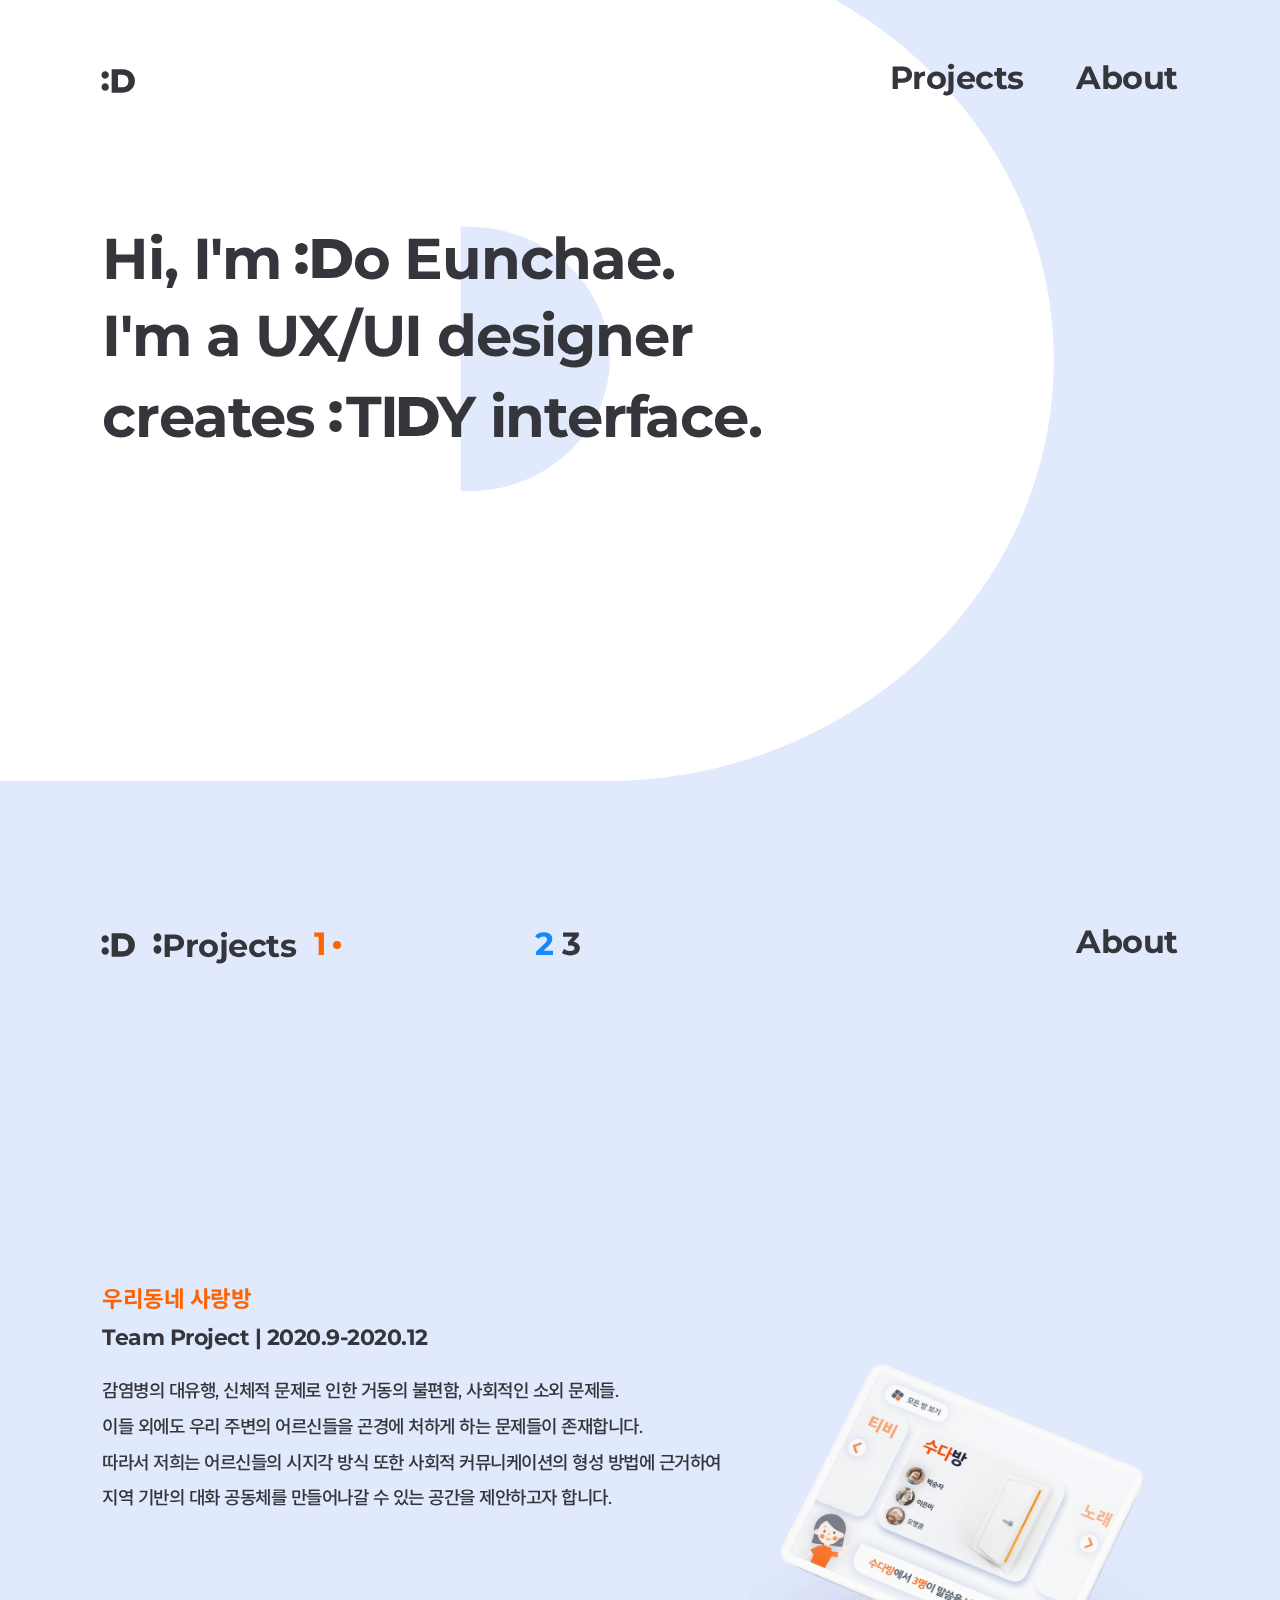
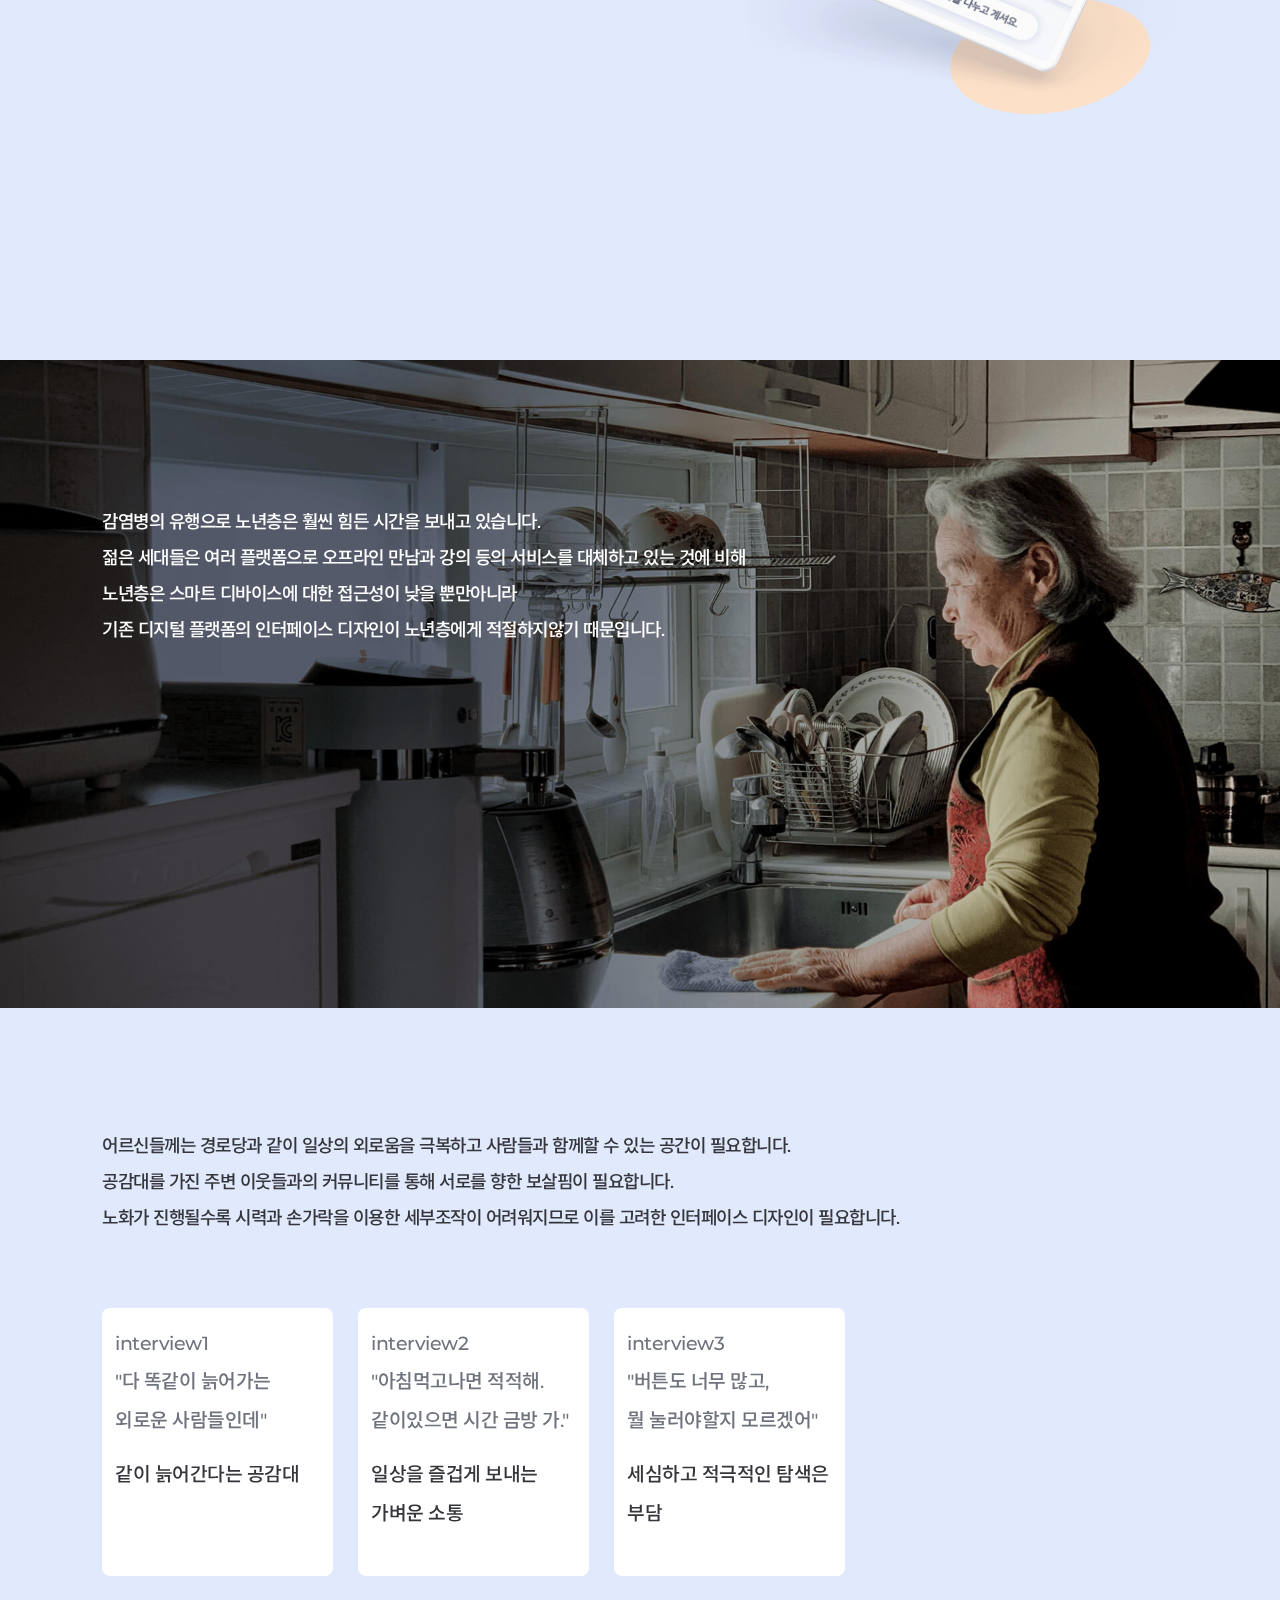
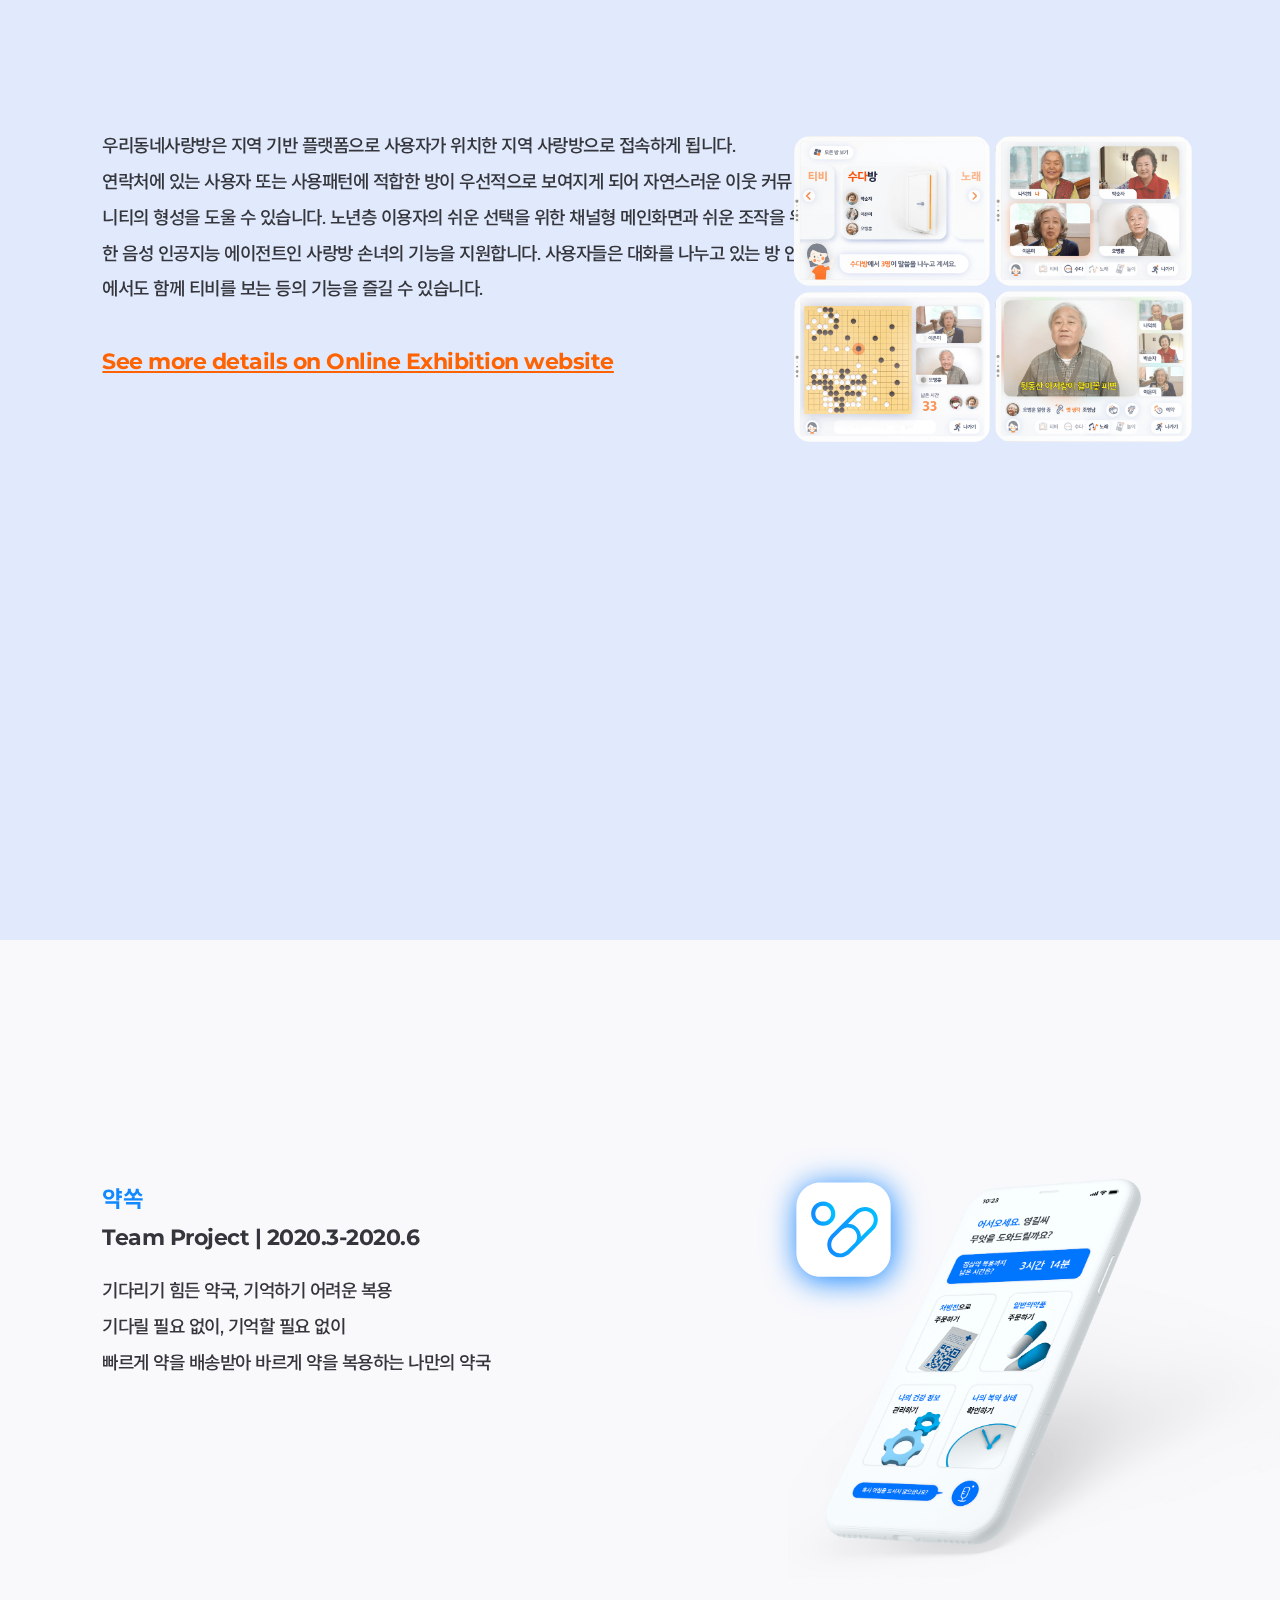
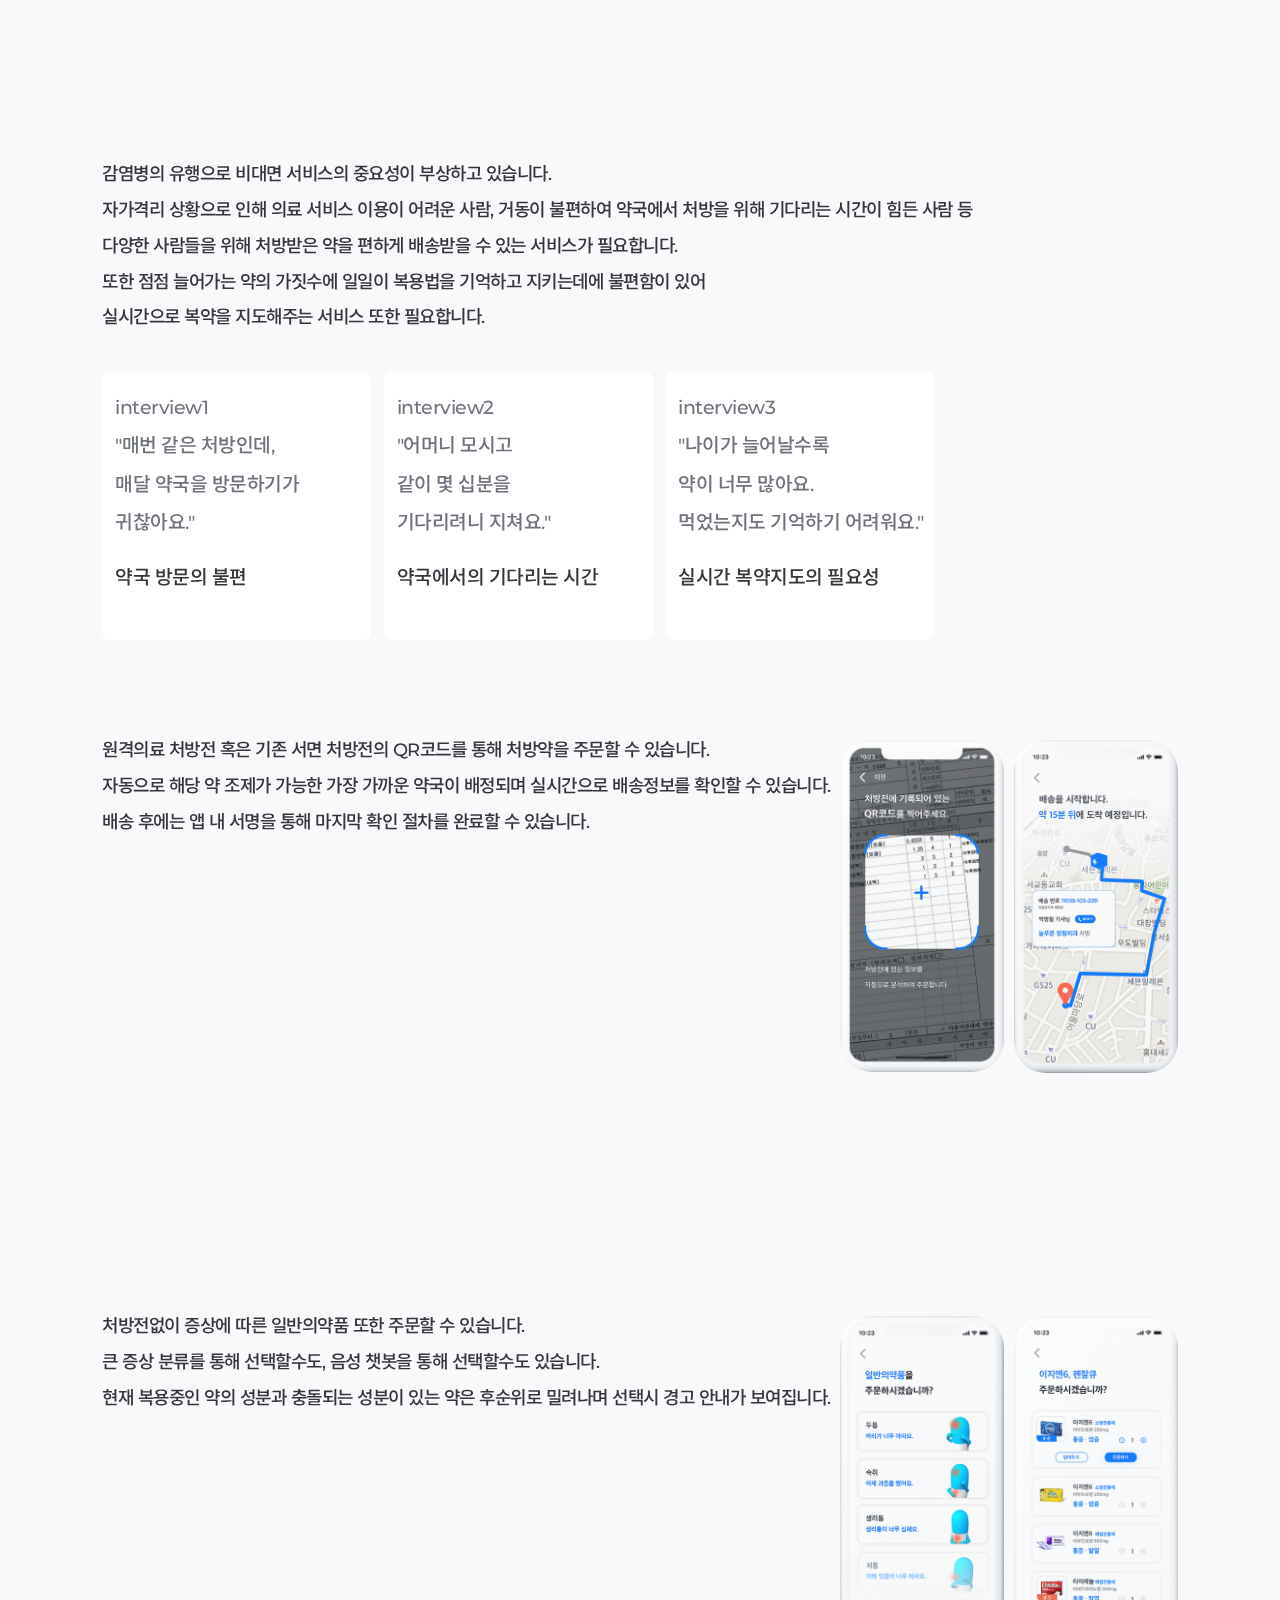
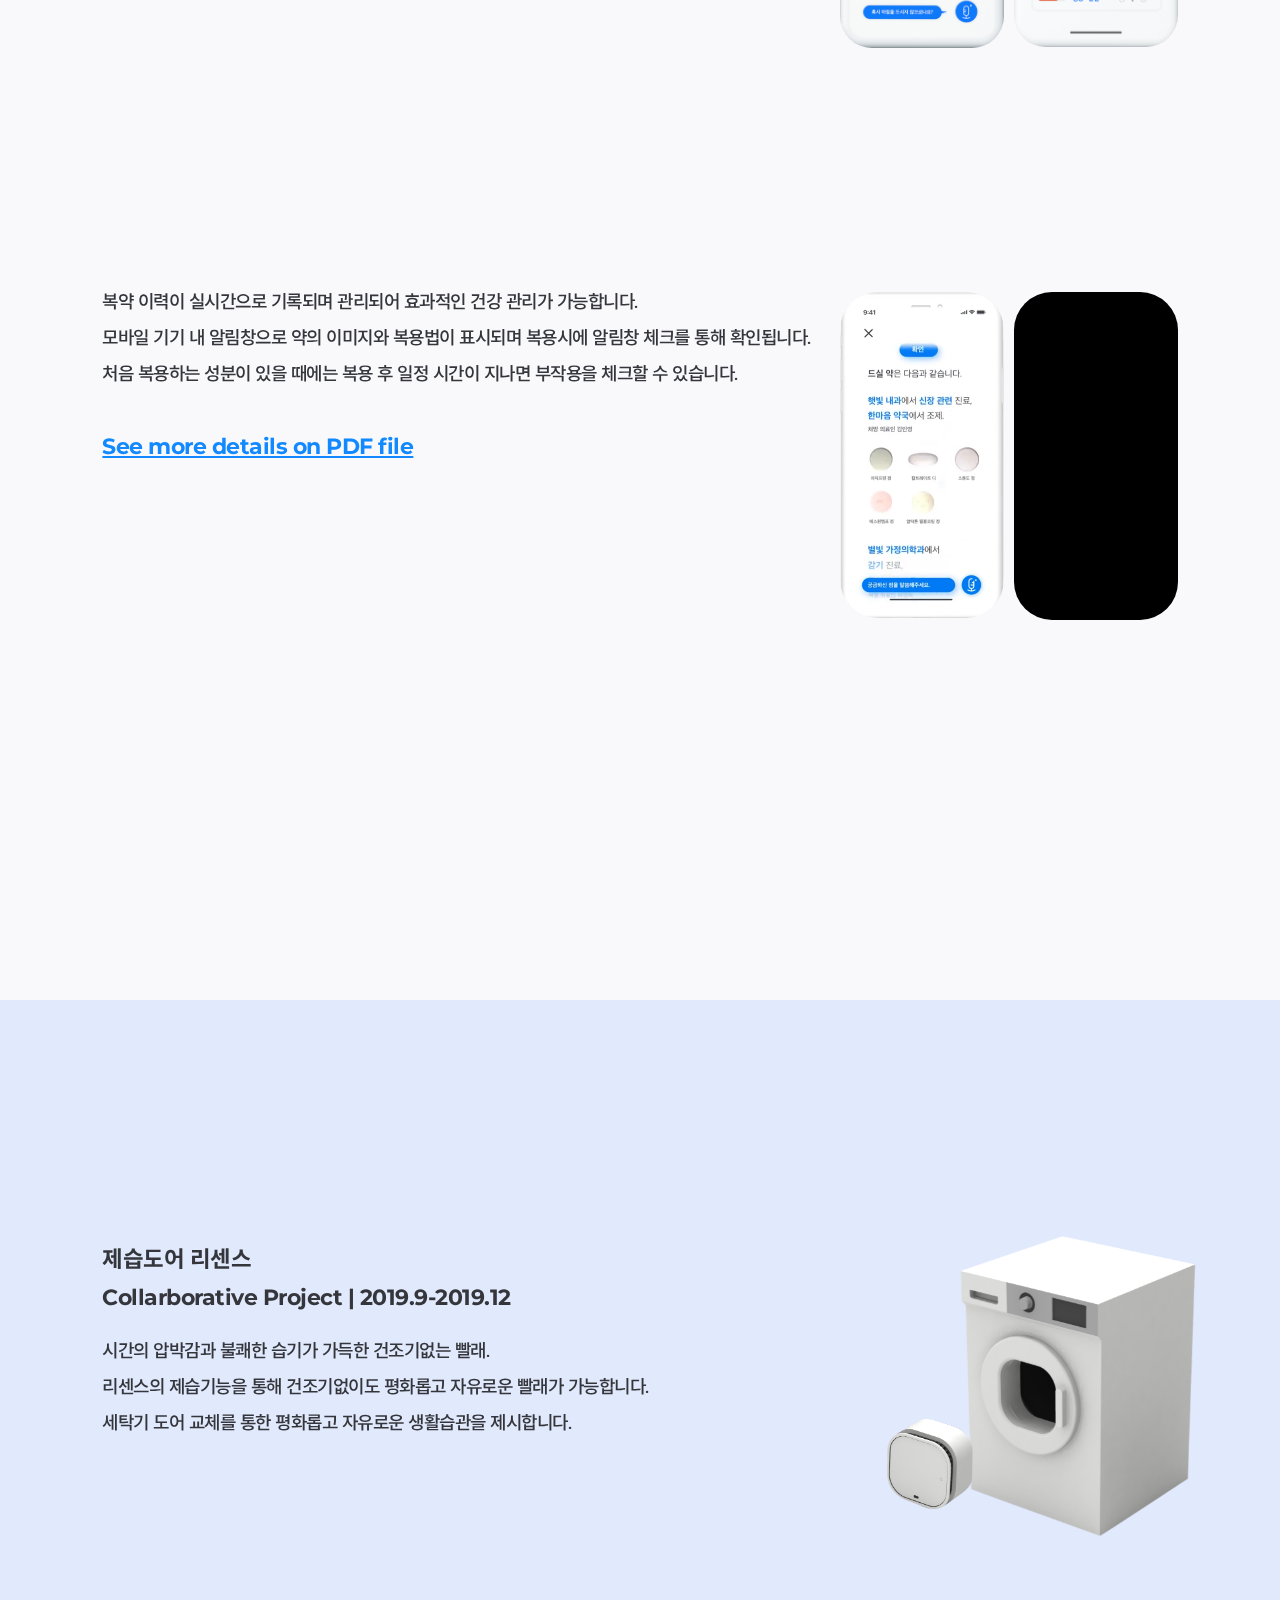
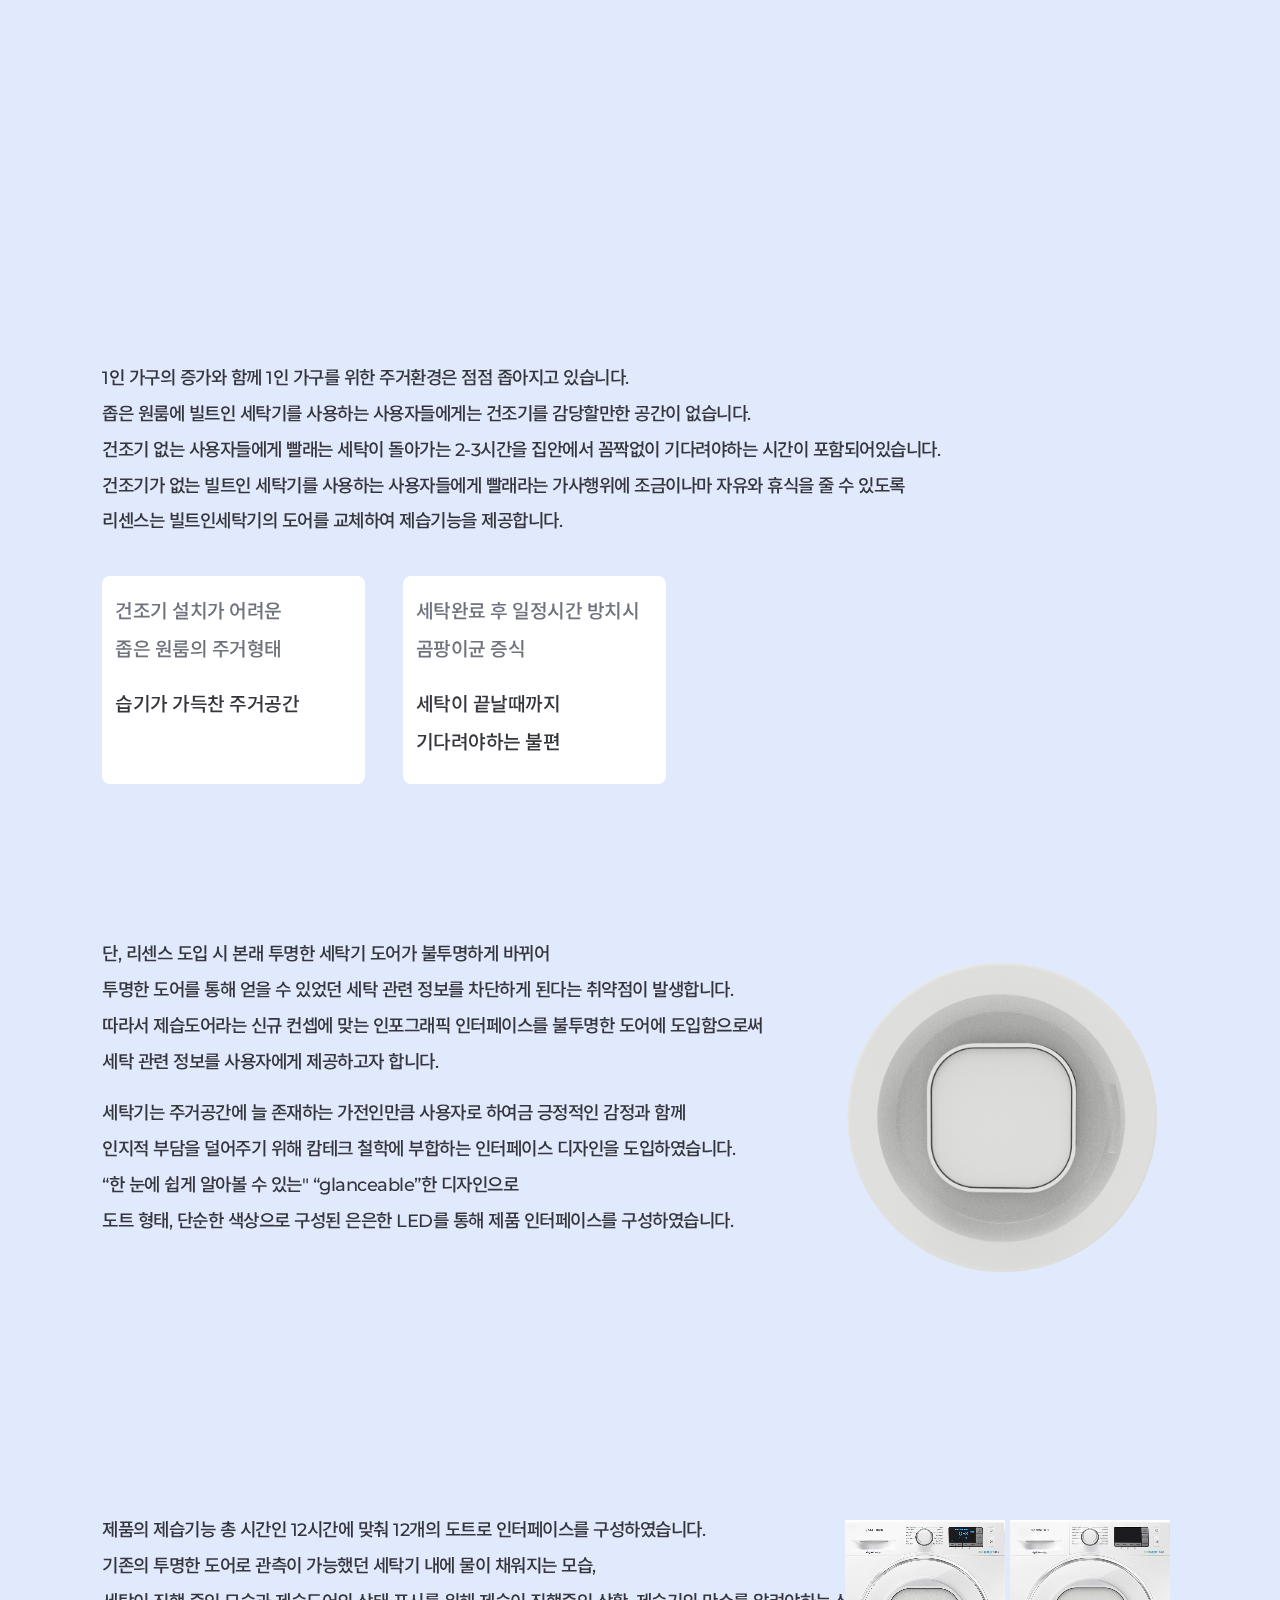
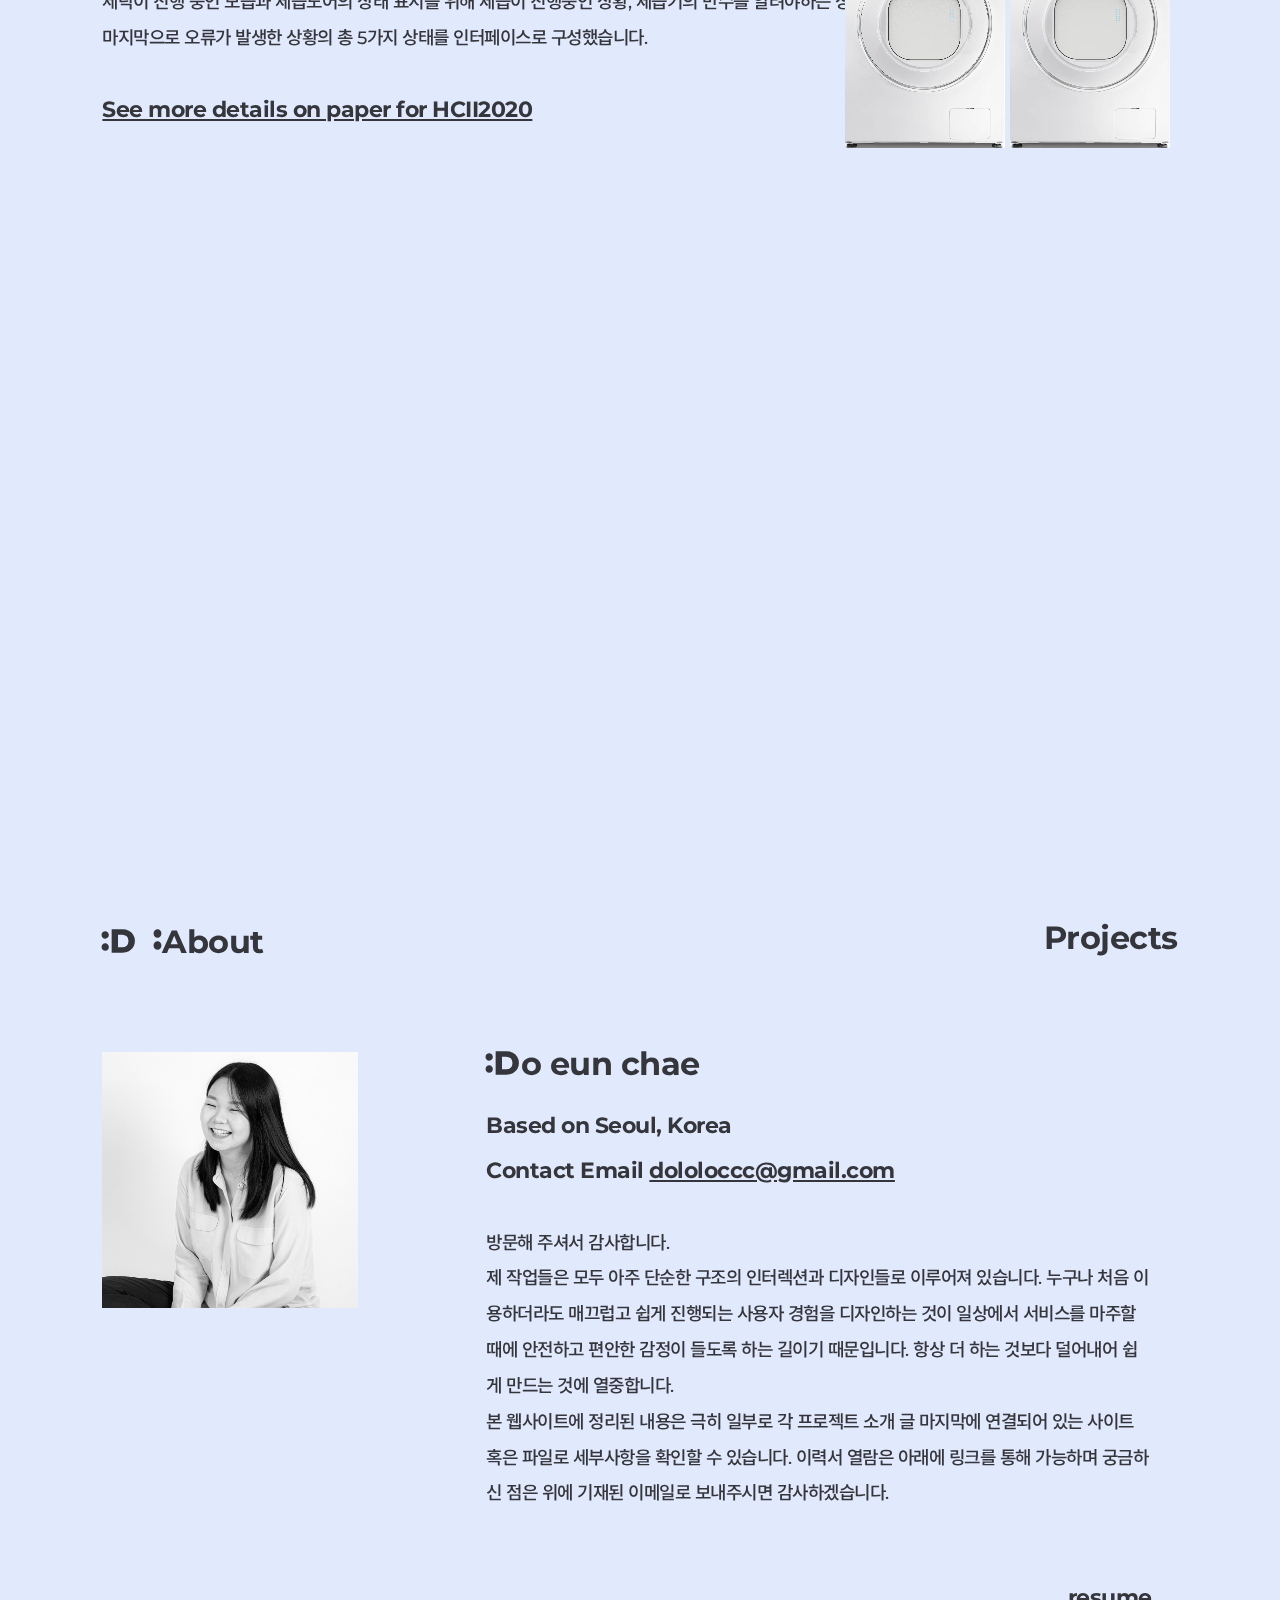
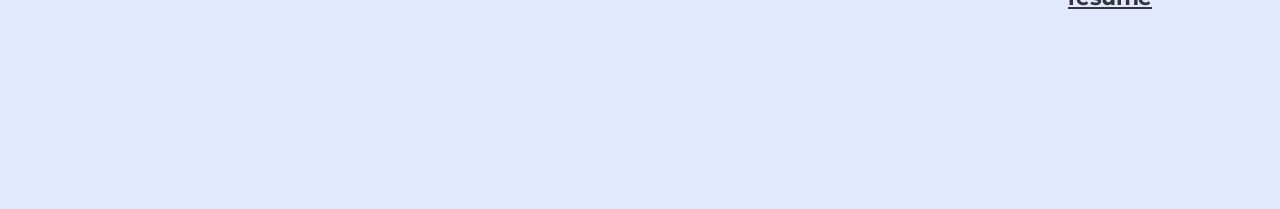
<file: index.html>
<!DOCTYPE html>
<html lang="en">
<head>
  <meta charset="UTF-8">
  <meta name="viewport" content="width=device-width, initial-scale=1.0">
  <meta http-equiv="X-UA-Compatible" content="ie=edge">
  <link rel="shortcut icon" href="img/favicon.ico">
  <title>Doeunchae</title>
  <link rel="stylesheet" href="style.css">
  <link rel="preconnect" href="https://fonts.gstatic.com">
  <link href="https://fonts.googleapis.com/css2?family=Montserrat:wght@400;500;600;700;800&family=Noto+Sans+KR:wght@400;500;700&display=swap" rel="stylesheet">
  <link rel="stylesheet" href="css/fontello.css">
</head>
<body style="overflow-x:hidden;">
  <div id="loading"><img src="img/loading.gif" alt="loading" width=100%></div>

  <div class="scroll-top">-scroll-top-</div>
  <div class="trigger-top">-trigger-top-</div>
  <div class="trigger-bottom">-trigger-bottom-</div>

  <ol class="top-list">
    <li class="top" style="padding-bottom:40px;">-top-</li>
    <li class="top" style="padding-bottom:200px;">-top-</li>
    <li class="top" style="margin-bottom:336vh;">-top-</li>
    <li class="top" style="margin-bottom:100vh;">-top-</li>
    <li class="top" style="margin-bottom:0;">-top-</li>
  </ol>
  <div class="beforeD-txt">
    <ul>
      <li>LUCI</li>
      <li>TI</li>
      <li>FRIEN</li>
    </ul>
  </div>
  <div class="afterD-txt">
    <ul>
      <li></li>
      <li>Y</li>
      <li>LY</li>
    </ul>
  </div>

  <div class="main">
    <div class="home"><h1></h1></div>
    <div class="project-menu"><h1>Projects</h1></div>
    <div class="about-menu"><h1>About</h1></div>

    <h1 class="main-type">Hi, I'm <span style="font-size:4.4rem; margin-right:2px;">&#xe801;</span>o Eunchae.<br>I'm a UX/UI designer<br>creates <span style="font-size:4.4rem; margin-right:6px;">&#xe803;</span><span class="beforeD"></span><span class="glyphD" style="font-size:4.4rem; margin-right:0px;">&#xe804;</span><span class="afterD"></span> interface.</h1>
    <div class="project-list"></div>
  </div>
  <div class="projects">
    <div class="projects-title">
      <div class="projects-title-area">
      <div class="projects-title-menu"><h1>Projects</h1></div>
      <div class="progress-bar">
        <h1><span class="ch" style="color:#ff6200;">1</span> <span class="ch" style="color:#1289FF; margin-left:200px;">2</span> <span class="ch">3</span></h1>
        <div class="bar"></div>
      </div>
      <div class="home-menu"><h1></h1></div>
      <div class="about-menu"><h1>About</h1></div>
      </div>
    </div>
    <ul class="projects-area">
      <li class="sarangbang">
        <div class="summary" style="padding-top:200px;">
          <h2 style="line-height:2.4rem; margin-bottom:1rem;"><span style="color:#ff6200;">우리동네 사랑방</span><br>Team Project | 2020.9-2020.12</h2>
          <p>감염병의 대유행, 신체적 문제로 인한 거동의 불편함, 사회적인 소외 문제들. <br class="br-show">이들 외에도 우리 주변의 어르신들을 곤경에 처하게 하는 문제들이 존재합니다. <br class="br-show">따라서 저희는 어르신들의 시지각 방식 또한 사회적 커뮤니케이션의 형성 방법에 근거하여 <br class="br-show">지역 기반의 대화 공동체를 만들어나갈 수 있는 공간을 제안하고자 합니다.</p>
          <div class="summary-img" id="s-summary">
            <img src="img/s-summary-mockup.png" alt="" width=84% style="position:absolute; right:0; top:80px;">
            <div id="s-summary-back"></div>
          </div>
        </div>
        <div class="exp" style="margin-top:-40px; left:0; width:100vw; height: 72vh; background-image:url(img/PCMain-no-Logo.jpg); background-repeat: no-repeat; background-size: cover; background-position: right center;">
          <p style="position:relative; top: 16vh; left: 8vw; color:#ffffff;">감염병의 유행으로 노년층은 훨씬 힘든 시간을 보내고 있습니다. <br class="br-show">젊은 세대들은 여러 플랫폼으로 오프라인 만남과 강의 등의 서비스를 대체하고 있는 것에 비해 <br class="br-show">노년층은 스마트 디바이스에 대한 접근성이 낮을 뿐만아니라 <br class="br-show">기존 디지털 플랫폼의 인터페이스 디자인이 노년층에게 적절하지않기 때문입니다.</p>
        </div>
        <div class="exp expp-long" style="margin-top: 120px;">
          <p>어르신들께는 경로당과 같이 일상의 외로움을 극복하고 사람들과 함께할 수 있는 공간이 필요합니다. <br class="br-show">공감대를 가진 주변 이웃들과의 커뮤니티를 통해 서로를 향한 보살핌이 필요합니다.<br class="br-show">노화가 진행될수록 시력과 손가락을 이용한 세부조작이 어려워지므로 이를 고려한 인터페이스 디자인이 필요합니다.</p>
          <div class="exp-img exp-img-box" style="width:84vw; top:20vh; left:0;">
            <div class="box1"><p style="color:#6F737D; margin-bottom:1rem;">interview1<br>"다 똑같이 늙어가는<br>외로운 사람들인데"</p><p>같이 늙어간다는 공감대</p></div>
            <div class="box2"><p style="color:#6F737D; margin-bottom:1rem;">interview2<br>"아침먹고나면 적적해.<br>같이있으면 시간 금방 가."</p><p>일상을 즐겁게 보내는<br>가벼운 소통</p></div>
            <div class="box3"><p style="color:#6F737D; margin-bottom:1rem;">interview3<br>"버튼도 너무 많고,<br>뭘 눌러야할지 모르겠어"</p><p>세심하고 적극적인 탐색은<br>부담</p></div>
          </div>
        </div>
        <div class="exp expp-short" style="margin-top:-120px;">
          <p style="margin-bottom:2rem;">우리동네사랑방은 지역 기반 플랫폼으로 사용자가 위치한 지역 사랑방으로 접속하게 됩니다. <br class="br-show">연락처에 있는 사용자 또는 사용패턴에 적합한 방이 우선적으로 보여지게 되어 자연스러운 이웃 커뮤니티의 형성을 도울 수 있습니다. 노년층 이용자의 쉬운 선택을 위한 채널형 메인화면과 쉬운 조작을 위한 음성 인공지능 에이전트인 사랑방 손녀의 기능을 지원합니다. 사용자들은 대화를 나누고 있는 방 안에서도 함께 티비를 보는 등의 기능을 즐길 수 있습니다.</p>
          <a href="https://www.sarangbang-2020.com/" style="color:#ff6200;" target="_blank"><h2>See more details on Online Exhibition website</h2></a>
          <div class="exp-img exp-img-large" style="margin-top:-100px; right:-2vw;">
            <img src="img/s-summary-1.png" alt="" width=48%>
            <img src="img/s-summary-2.png" alt="" width=48%>
            <img src="img/s-summary-3.png" alt="" width=48%>
            <img src="img/s-summary-4.png" alt="" width=48%>
          </div>
        </div>
      </li>
      <li class="yakssok" style="background-color:#F9F9FC; padding-bottom:200px;">
        <div class="summary-y">
          <h2 style="line-height:2.4rem; margin-bottom:1rem;"><span style="color:#1289FF;">약쏙</span><br>Team Project | 2020.3-2020.6</h2>
          <p>기다리기 힘든 약국, 기억하기 어려운 복용<br>기다릴 필요 없이, 기억할 필요 없이<br>빠르게 약을 배송받아 바르게 약을 복용하는 나만의 약국</p>
          <div class="summary-img" id="y-summary">
            <img id="y-mockup" src="img/y-summary-mockup.png" alt="" width=80%>
            <img id="y-icon" src="img/y-icon.svg" alt="" width=24%>
            <img id="y-icon-back" src="img/F44A1D26733CFB42.png" alt="" width=30%>
          </div>
        </div>
        <div class="exp-y expp-long">
          <p>감염병의 유행으로 비대면 서비스의 중요성이 부상하고 있습니다. <br class="br-show">자가격리 상황으로 인해 의료 서비스 이용이 어려운 사람, 거동이 불편하여 약국에서 처방을 위해 기다리는 시간이 힘든 사람 등 <br class="br-show">다양한 사람들을 위해 처방받은 약을 편하게 배송받을 수 있는 서비스가 필요합니다. <br class="br-show">또한 점점 늘어가는 약의 가짓수에 일일이 복용법을 기억하고 지키는데에 불편함이 있어 <br class="br-show">실시간으로 복약을 지도해주는 서비스 또한 필요합니다.</p>
          <div class="exp-img exp-img-box" style="width:84vw; top:24vh; left:0;">
            <div class="box4"><p style="color:#6F737D; margin-bottom:1rem;">interview1<br>"매번 같은 처방인데,<br>매달 약국을 방문하기가<br>귀찮아요."</p><p>약국 방문의 불편</p></div>
            <div class="box5"><p style="color:#6F737D; margin-bottom:1rem;">interview2<br>"어머니 모시고<br>같이 몇 십분을<br>기다리려니 지쳐요."</p><p>약국에서의 기다리는 시간</p></div>
            <div class="box6"><p style="color:#6F737D; margin-bottom:1rem;">interview3<br>"나이가 늘어날수록<br>약이 너무 많아요.<br>먹었는지도 기억하기 어려워요."</p><p>실시간 복약지도의 필요성</p></div>
          </div>
        </div>
        <div class="exp-y">
          <p>원격의료 처방전 혹은 기존 서면 처방전의 QR코드를 통해 처방약을 주문할 수 있습니다.<br class="br-show">자동으로 해당 약 조제가 가능한 가장 가까운 약국이 배정되며 실시간으로 배송정보를 확인할 수 있습니다. <br class="br-show">배송 후에는 앱 내 서명을 통해 마지막 확인 절차를 완료할 수 있습니다.</p>
          <div class="exp-img exp-img-y">
            <img src="img/y-mockup-1.png" alt="" width=32% style="border-radius:32px; position:absolute; right:34%;">
            <img src="img/y-mockup-2.png" alt="" width=32% style="border-radius:32px; position:absolute; right:0;">
          </div>
        </div>
        <div class="exp-y">
          <p>처방전없이 증상에 따른 일반의약품 또한 주문할 수 있습니다. <br class="br-show">큰 증상 분류를 통해 선택할수도, 음성 챗봇을 통해 선택할수도 있습니다. <br class="br-show">현재 복용중인 약의 성분과 충돌되는 성분이 있는 약은 후순위로 밀려나며 선택시 경고 안내가 보여집니다.</p>
          <div class="exp-img exp-img-y">
            <img src="img/y-mockup-3.png" alt="" width=32% style="border-radius:32px; position:absolute; right:34%;">
            <img src="img/y-mockup-4.png" alt="" width=32% style="border-radius:32px; position:absolute; right:0;">
          </div>
        </div>
        <div class="exp-y">
          <p style="margin-bottom:2rem;">복약 이력이 실시간으로 기록되며 관리되어 효과적인 건강 관리가 가능합니다. <br class="br-show">모바일 기기 내 알림창으로 약의 이미지와 복용법이 표시되며 복용시에 알림창 체크를 통해 확인됩니다. <br class="br-show">처음 복용하는 성분이 있을 때에는 복용 후 일정 시간이 지나면 부작용을 체크할 수 있습니다.</p>
          <a href="DProject-yakssok.pdf" style="color:#1289FF;" target="_blank"><h2>See more details on PDF file</h2></a>
          <div class="exp-img exp-img-y exp-img-y-last">
            <video src="img/bokyak.mp4" autoplay muted loop width=32% style="border-radius:38px; position:absolute; right:34%;"></video>
            <video src="img/eeyak.mp4" autoplay muted loop width=32% style="border-radius:38px; position:absolute; right:0;"></video>
          </div>
        </div>
      </li>
      <li class="recens">
        <div class="summary">
          <h2 style="line-height:2.4rem; margin-bottom:1rem;">제습도어 리센스<br>Collarborative Project | 2019.9-2019.12</h2>
          <p>시간의 압박감과 불쾌한 습기가 가득한 건조기없는 빨래. <br>리센스의 제습기능을 통해 건조기없이도 평화롭고 자유로운 빨래가 가능합니다. <br class="br-show">세탁기 도어 교체를 통한 평화롭고 자유로운 생활습관을 제시합니다.</p>
          <div id="r-summary" class="summary-img" style="right:-8vw; margin-top:-40px;">
            <img id="r-sum-img" src="img/r-sum-1.png" alt="" width=120% style="position:absolute; left:-84px; top:60px;">
            <img src="img/r-sum-back.png" alt="" width=120% style="position:absolute; left:0; top:0; z-index:-2;">
          </div>
        </div>
        <div class="exp-y expp-long">
          <p>1인 가구의 증가와 함께 1인 가구를 위한 주거환경은 점점 좁아지고 있습니다.<br class="br-show">좁은 원룸에 빌트인 세탁기를 사용하는 사용자들에게는 건조기를 감당할만한 공간이 없습니다. <br class="br-show">건조기 없는 사용자들에게 빨래는 세탁이 돌아가는 2-3시간을 집안에서 꼼짝없이 기다려야하는 시간이 포함되어있습니다. <br class="br-show">건조기가 없는 빌트인 세탁기를 사용하는 사용자들에게 빨래라는 가사행위에 조금이나마 자유와 휴식을 줄 수 있도록 <br class="br-show">리센스는 빌트인세탁기의 도어를 교체하여 제습기능을 제공합니다.</p>
          <div class="exp-img exp-img-box" style="width:84vw; top:24vh; left:0;">
            <div class="box7"><p style="color:#6F737D; margin-bottom:1rem;">건조기 설치가 어려운<br>좁은 원룸의 주거형태</p><p>습기가 가득찬 주거공간</p></div>
            <div class="box8"><p style="color:#6F737D; margin-bottom:1rem;">세탁완료 후 일정시간 방치시<br>곰팡이균 증식</p><p>세탁이 끝날때까지<br>기다려야하는 불편</p></div>
          </div>
        </div>
        <div class="exp-y">
          <p style="margin-bottom:1rem;">단, 리센스 도입 시 본래 투명한 세탁기 도어가 불투명하게 바뀌어 <br class="br-show">투명한 도어를 통해 얻을 수 있었던 세탁 관련 정보를 차단하게 된다는 취약점이 발생합니다. <br class="br-show">따라서 제습도어라는 신규 컨셉에 맞는 인포그래픽 인터페이스를 불투명한 도어에 도입함으로써 <br class="br-show">세탁 관련 정보를 사용자에게 제공하고자 합니다.</p>
          <p>세탁기는 주거공간에 늘 존재하는 가전인만큼 사용자로 하여금 긍정적인 감정과 함께 <br class="br-show">인지적 부담을 덜어주기 위해 캄테크 철학에 부합하는 인터페이스 디자인을 도입하였습니다. <br class="br-show">“한 눈에 쉽게 알아볼 수 있는" “glanceable”한 디자인으로 <br class="br-show">도트 형태, 단순한 색상으로 구성된 은은한 LED를 통해 제품 인터페이스를 구성하였습니다.</p>
          <div class="exp-img exp-img-r-1" style="width:28vw; margin-top:-100px;">
            <img src="img/r-exp-img2.png" alt="" width=100%>
          </div>
        </div>
        <div class="exp-y">
          <p style="margin-bottom:2rem;">제품의 제습기능 총 시간인 12시간에 맞춰 12개의 도트로 인터페이스를 구성하였습니다. <br class="br-show">기존의 투명한 도어로 관측이 가능했던 세탁기 내에 물이 채워지는 모습, <br class="br-show">세탁이 진행 중인 모습과 제습도어의 상태 표시를 위해 제습이 진행중인 상황, 제습기의 만수를 알려야하는 상황과 <br class="br-show">마지막으로 오류가 발생한 상황의 총 5가지 상태를 인터페이스로 구성했습니다.</p>
          <a href="4165.pdf" style="color:#34363b;" target="_blank"><h2>See more details on paper for HCII2020</h2></a>
          <div class="exp-img exp-img-r">
            <video src="img/r-exp-img4.mp4" autoplay muted loop width=48%></video>
            <video src="img/r-exp-img5.mp4" autoplay muted loop width=48%></video>
          </div>
        </div>
      </li>
    </ul>
    <div class="about">
      <div class="about-title">
        <div class="about-title-area">
          <div class="home-menu"><h1></h1></div>
          <div class="about-title-menu"><h1>About</h1></div>
          <div class="project-menu" style="right:0;"><h1>Projects</h1></div>
        </div>
      </div>
      <div class="about-left">
        <img src="img/profile.png" alt="" width=100%;>
      </div>
      <div class="about-right">
        <h1>o eun chae</h1>
        <h2>Based on Seoul, Korea</h2>
        <h2>Contact Email <a href="mailto:dololoccc@gmail.com" style="color:#34363b;">dololoccc@gmail.com</a></h2>
        <p style="margin-top:2rem;margin-bottom:4rem;">방문해 주셔서 감사합니다.<br>제 작업들은 모두 아주 단순한 구조의 인터렉션과 디자인들로 이루어져 있습니다. 누구나 처음 이용하더라도 매끄럽고 쉽게 진행되는 사용자 경험을 디자인하는 것이 일상에서 서비스를 마주할 때에 안전하고 편안한 감정이 들도록 하는 길이기 때문입니다. 항상 더 하는 것보다 덜어내어 쉽게 만드는 것에 열중합니다.<br>본 웹사이트에 정리된 내용은 극히 일부로 각 프로젝트 소개 글 마지막에 연결되어 있는 사이트 혹은 파일로 세부사항을 확인할 수 있습니다. 이력서 열람은 아래에 링크를 통해 가능하며 궁금하신 점은 위에 기재된 이메일로 보내주시면 감사하겠습니다.</p>
        <a href="resume.pdf" style="color:#34363b;" target="_blank"><h2 style="position:absolute; right:0;text-decoration:underline;">resume</h2></a>
      </div>
    </div>
  </div>
  <script src="jquery-3.5.1.min.js"></script>
  <script>
    $(document).ready(function(){
      $('#loading').hide();

      var home = $('.home-menu');
      var projectMenu = $('.project-menu');
      var aboutMenu = $('.about-menu');
      var project = $('.projects');
      var projecttop = project.offset().top;
      var about = $('.about');
      var abouttop = about.offset().top;

      var f1 = [1,1,1,1,1,1,1,1];
      var classfortop = $('.top');
      var classforch = $('.ch');
      var bar = $('.bar');
      var ssummary =$('#s-summary');
      var ysummary =$('#y-summary');
      var rsummary =$('#r-summary');

      var beforeD = $('.beforeD');
      var afterD = $('.afterD');
      var bDidx = 0;
      var beforeDlength = $('.beforeD-txt ul li').length;
      var bDInt = null;

      function beforeDanimation(){
        var beforeDTXT = $('.beforeD-txt ul li').eq(bDidx).text();
        var afterDTXT = $('.afterD-txt ul li').eq(bDidx).text();
        beforeD.html(beforeDTXT);
        afterD.html(afterDTXT);
        if(bDidx >= 3){bDidx=0;}else{bDidx++; console.log(bDidx);}
      }
      bDInt = setInterval(beforeDanimation,720);

      function topAnchor(e1){
        var triggerT = $('.trigger-top'); var Ttop = triggerT.offset().top;
        var triggerB = $('.trigger-bottom'); var Btop = triggerB.offset().top;
        var thistop = classfortop.eq(e1); var Top = thistop.offset().top;
        if(Ttop<Top && Top<Btop){
          chAction(e1+1);
          if(f1[e1]==1){
            $('html,body').animate({scrollTop: Top+28},800).delay(120);
            f1[e1]=0;
          }
        }
      }

      function chAction(e2){
        if(e2==1){bar.css({'left':'1.2rem','background-color':'#ff6200'});}
        if(e2==2){bar.css({'left':'2.8rem','background-color':'#1289FF'});}
        if(e2==3){bar.css({'left':'4.4rem','background-color':'#34363b'}); classforch.css('margin-left','0px');}
        var thisch = classforch.eq(e2);
        thisch.css('margin-left','200px');
        thisch.siblings('.ch').css('margin-left','0px');
      }

      function barAction(e3){
        var triggerT = $('.trigger-bottom'); var tTop = triggerT.offset().top;
        var thistop = classfortop.eq(e3); var Top = thistop.offset().top;
        var nexttop = classfortop.eq(e3+1); var nTop = nexttop.offset().top;
        if(Top<tTop && tTop<nTop){
          var barwidth = 240*(tTop-Top)/(nTop-Top)-56;
          bar.css('width',barwidth);
        }
      }

      var $retrunhome = $(home).click(
        function(){
          $('html,body').animate({scrollTop: 0},800);
        }
      );
      var $returnproject = $(projectMenu).click(
        function(){
          $('html,body').animate({scrollTop: projecttop+240},400);
        }
      );
      var $returnabout = $(aboutMenu).click(
        function(){
          f1 = [0,0,0,0,0,0,0,0];
          $('html,body').animate({scrollTop: abouttop+20}, 800);
        }
      )

      var ysInt = null;
      var ysidx = 0;
      var $ysummaryAnimate = $(ysummary).hover(
        function(){
          ysidx = 0;
          ysInt = setInterval(ysummaryAnimate,800);
        },function(){
          ysidx = 1;
        }
      );

      function ysummaryAnimate(){
        if(ysidx==0){ysummary.children('#y-icon-back').animate({opacity: 0},400).animate({opacity:1},400);}
      }

      var rsInt = null;
      var rsidx = 0;
      var $rsummaryAnimate = $(rsummary).hover(
        function(){
          rsidx = 0;
          rsInt = setInterval(rsummaryAnimate,1200);
        },function(){
          rsidx = 1;
        }
      );

      function rsummaryAnimate(){
        if(rsidx==0){rsummary.children('#r-sum-img').animate({left:0,top:0},600).animate({left:'-84px',top:'60px'},600);}
      }

      var ssInt = null;
      var ssidx = 0;
      var $ssummaryAnimate = $(ssummary).hover(
        function(){
          ssidx = 0;
          ssInt = setInterval(ssummaryAnimate,800);
        },function(){ssidx=1;}
      );

      function ssummaryAnimate(){
        if(ssidx==0){ssummary.children('#s-summary-back').animate({width:'80%',right:'-4vw',top:'18vw'},400).animate({width:'40%',right:'2vw',top:'12vw'},400);}
      }

      $(window).scroll(function(){
        $.each(classfortop,function(index,item){
          topAnchor(index);
          barAction(index);
        });
      })
    });

  </script>

</body>
</html>
</file>
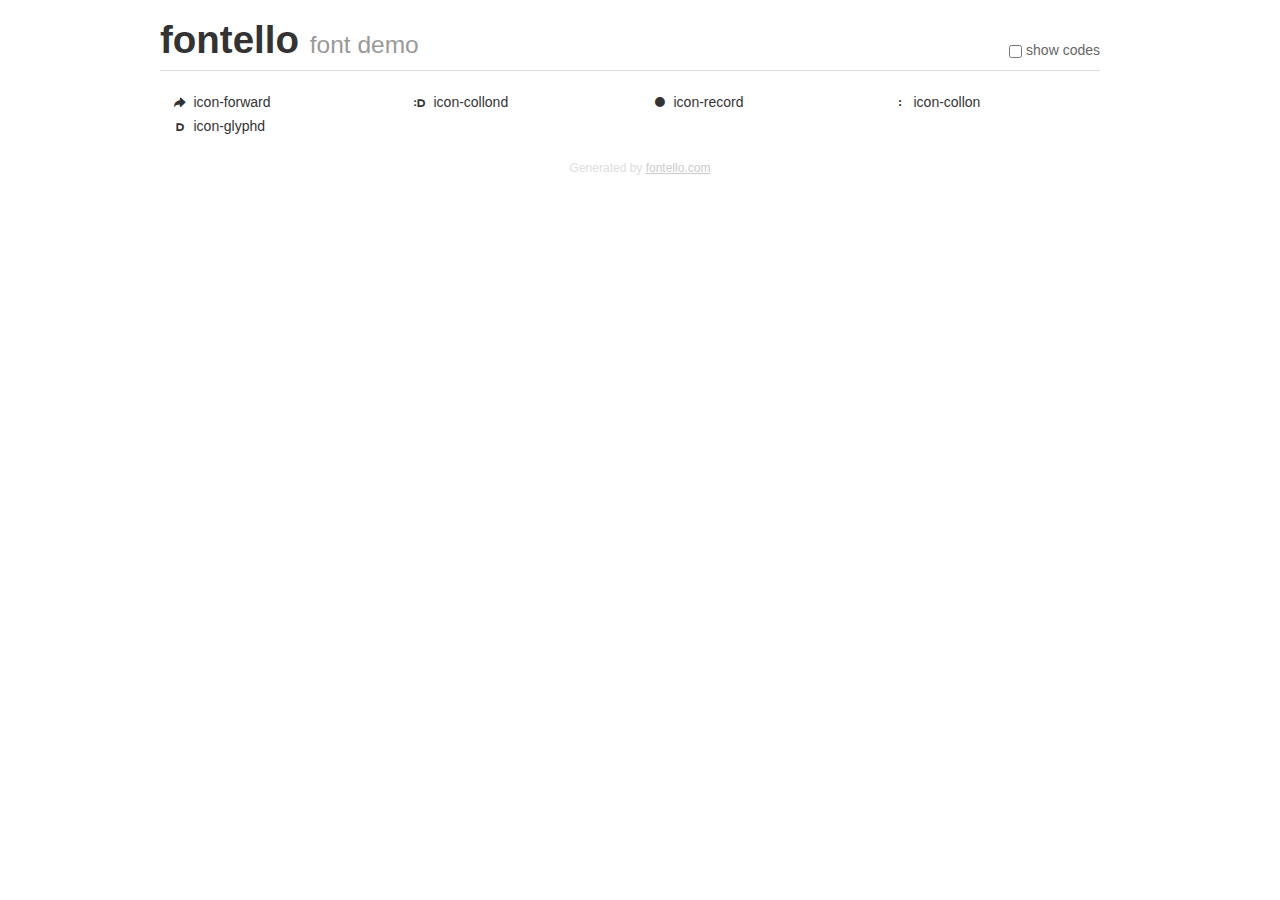
<file: demo.html>
<!DOCTYPE html>
<html>
  <head><!--[if lt IE 9]><script language="javascript" type="text/javascript" src="//html5shim.googlecode.com/svn/trunk/html5.js"></script><![endif]-->
    <meta charset="UTF-8"><style>/*
 * Bootstrap v2.2.1
 *
 * Copyright 2012 Twitter, Inc
 * Licensed under the Apache License v2.0
 * http://www.apache.org/licenses/LICENSE-2.0
 *
 * Designed and built with all the love in the world @twitter by @mdo and @fat.
 */
.clearfix {
  *zoom: 1;
}
.clearfix:before,
.clearfix:after {
  display: table;
  content: "";
  line-height: 0;
}
.clearfix:after {
  clear: both;
}
html {
  font-size: 100%;
  -webkit-text-size-adjust: 100%;
  -ms-text-size-adjust: 100%;
}
a:focus {
  outline: thin dotted #333;
  outline: 5px auto -webkit-focus-ring-color;
  outline-offset: -2px;
}
a:hover,
a:active {
  outline: 0;
}
button,
input,
select,
textarea {
  margin: 0;
  font-size: 100%;
  vertical-align: middle;
}
button,
input {
  *overflow: visible;
  line-height: normal;
}
button::-moz-focus-inner,
input::-moz-focus-inner {
  padding: 0;
  border: 0;
}
body {
  margin: 0;
  font-family: "Helvetica Neue", Helvetica, Arial, sans-serif;
  font-size: 14px;
  line-height: 20px;
  color: #333;
  background-color: #fff;
}
a {
  color: #08c;
  text-decoration: none;
}
a:hover {
  color: #005580;
  text-decoration: underline;
}
.row {
  margin-left: -20px;
  *zoom: 1;
}
.row:before,
.row:after {
  display: table;
  content: "";
  line-height: 0;
}
.row:after {
  clear: both;
}
[class*="span"] {
  float: left;
  min-height: 1px;
  margin-left: 20px;
}
.container,
.navbar-static-top .container,
.navbar-fixed-top .container,
.navbar-fixed-bottom .container {
  width: 940px;
}
.span12 {
  width: 940px;
}
.span11 {
  width: 860px;
}
.span10 {
  width: 780px;
}
.span9 {
  width: 700px;
}
.span8 {
  width: 620px;
}
.span7 {
  width: 540px;
}
.span6 {
  width: 460px;
}
.span5 {
  width: 380px;
}
.span4 {
  width: 300px;
}
.span3 {
  width: 220px;
}
.span2 {
  width: 140px;
}
.span1 {
  width: 60px;
}
[class*="span"].pull-right,
.row-fluid [class*="span"].pull-right {
  float: right;
}
.container {
  margin-right: auto;
  margin-left: auto;
  *zoom: 1;
}
.container:before,
.container:after {
  display: table;
  content: "";
  line-height: 0;
}
.container:after {
  clear: both;
}
p {
  margin: 0 0 10px;
}
.lead {
  margin-bottom: 20px;
  font-size: 21px;
  font-weight: 200;
  line-height: 30px;
}
small {
  font-size: 85%;
}
h1 {
  margin: 10px 0;
  font-family: inherit;
  font-weight: bold;
  line-height: 20px;
  color: inherit;
  text-rendering: optimizelegibility;
}
h1 small {
  font-weight: normal;
  line-height: 1;
  color: #999;
}
h1 {
  line-height: 40px;
}
h1 {
  font-size: 38.5px;
}
h1 small {
  font-size: 24.5px;
}
body {
  margin-top: 90px;
}
.header {
  position: fixed;
  top: 0;
  left: 50%;
  margin-left: -480px;
  background-color: #fff;
  border-bottom: 1px solid #ddd;
  padding-top: 10px;
  z-index: 10;
}
.footer {
  color: #ddd;
  font-size: 12px;
  text-align: center;
  margin-top: 20px;
}
.footer a {
  color: #ccc;
  text-decoration: underline;
}
.the-icons {
  font-size: 14px;
  line-height: 24px;
}
.switch {
  position: absolute;
  right: 0;
  bottom: 10px;
  color: #666;
}
.switch input {
  margin-right: 0.3em;
}
.codesOn .i-name {
  display: none;
}
.codesOn .i-code {
  display: inline;
}
.i-code {
  display: none;
}
@font-face {
      font-family: 'fontello';
      src: url('./font/fontello.eot?30173417');
      src: url('./font/fontello.eot?30173417#iefix') format('embedded-opentype'),
           url('./font/fontello.woff?30173417') format('woff'),
           url('./font/fontello.ttf?30173417') format('truetype'),
           url('./font/fontello.svg?30173417#fontello') format('svg');
      font-weight: normal;
      font-style: normal;
    }
     
     
    .demo-icon
    {
      font-family: "fontello";
      font-style: normal;
      font-weight: normal;
      speak: never;
     
      display: inline-block;
      text-decoration: inherit;
      width: 1em;
      margin-right: .2em;
      text-align: center;
      /* opacity: .8; */
     
      /* For safety - reset parent styles, that can break glyph codes*/
      font-variant: normal;
      text-transform: none;
     
      /* fix buttons height, for twitter bootstrap */
      line-height: 1em;
     
      /* Animation center compensation - margins should be symmetric */
      /* remove if not needed */
      margin-left: .2em;
     
      /* You can be more comfortable with increased icons size */
      /* font-size: 120%; */
     
      /* Font smoothing. That was taken from TWBS */
      -webkit-font-smoothing: antialiased;
      -moz-osx-font-smoothing: grayscale;
     
      /* Uncomment for 3D effect */
      /* text-shadow: 1px 1px 1px rgba(127, 127, 127, 0.3); */
    }
     </style>
    <link rel="stylesheet" href="css/animation.css"><!--[if IE 7]><link rel="stylesheet" href="css/" + font.fontname + "-ie7.css"><![endif]-->
    <script>
      function toggleCodes(on) {
        var obj = document.getElementById('icons');
      
        if (on) {
          obj.className += ' codesOn';
        } else {
          obj.className = obj.className.replace(' codesOn', '');
        }
      }
      
    </script>
  </head>
  <body>
    <div class="container header">
      <h1>fontello <small>font demo</small></h1>
      <label class="switch">
        <input type="checkbox" onclick="toggleCodes(this.checked)">show codes
      </label>
    </div>
    <div class="container" id="icons">
      <div class="row">
        <div class="the-icons span3" title="Code: 0xe800"><i class="demo-icon icon-forward">&#xe800;</i> <span class="i-name">icon-forward</span><span class="i-code">0xe800</span></div>
        <div class="the-icons span3" title="Code: 0xe801"><i class="demo-icon icon-collond">&#xe801;</i> <span class="i-name">icon-collond</span><span class="i-code">0xe801</span></div>
        <div class="the-icons span3" title="Code: 0xe802"><i class="demo-icon icon-record">&#xe802;</i> <span class="i-name">icon-record</span><span class="i-code">0xe802</span></div>
        <div class="the-icons span3" title="Code: 0xe803"><i class="demo-icon icon-collon">&#xe803;</i> <span class="i-name">icon-collon</span><span class="i-code">0xe803</span></div>
      </div>
      <div class="row">
        <div class="the-icons span3" title="Code: 0xe804"><i class="demo-icon icon-glyphd">&#xe804;</i> <span class="i-name">icon-glyphd</span><span class="i-code">0xe804</span></div>
      </div>
    </div>
    <div class="container footer">Generated by <a href="https://fontello.com">fontello.com</a></div>
  </body>
</html>
</file>
<file: style.css>
body{width:100vw; position:relative; margin:0; background-image:url('img/D.svg'); background-repeat: no-repeat; background-size: contain; background-position: left top; background-attachment: scroll; background-color:#e1e9fc; color:#34363b; font-family:'Montserrat', 'Noto Sans KR', sans-serif; font-size:1.2rem; font-weight:400;}
h1{margin:0; font-size:2rem; font-weight:700; line-height:4.8rem; letter-spacing:-0.5px;}
h2{margin:0; font-size:1.4rem; font-weight:700; line-height:2.8rem; letter-spacing:-0.5px;}
p{margin:0; font-size:1.12rem; font-weight:500; line-height:2.24rem; letter-spacing:-0.5px;}
.br-show{display:none;}

#loading{width:100%; height:100%; top:0; left:0; position:fixed; display:block; background-color:#e1e9fc; z-index:99;}

.scroll-top{position:fixed; top:0px; right:0px; color:yellow; z-index:-20; opacity:0;}
.trigger-top{position:fixed; top:64vh; right:0px; color:yellow; z-index:-20; opacity:0;}
.trigger-bottom{position:fixed; top:92vh; right:0px; color:yellow; z-index:-20; opacity:0;}

ol.top-list{position:absolute; top:864px; margin-top:8.8rem; right:0px; color:red; z-index:-20; opacity:0;}
ol.top-list li{margin-bottom:340vh;}

.main{position:relative; width:84vw; height:824px; padding-top:40px; left:8vw;}
.main h1{line-height: 4.8rem;}
.main-type{position:absolute; top:24vh; font-size:3.6rem; line-height:7.2rem; letter-spacing:-1.2px; font-family:'Montserrat', 'Noto Sans KR', 'fontello', sans-serif;}

.home{position:absolute; left:0; top:41px;}
.home h1::before{content: '\e801'; font-family: 'fontello'; font-size: 2.56rem; margin-right: 2px;}
.project-menu{position:absolute; right:9.6rem;; top:40px;}
.about-menu{position:absolute; right:0vw; top:40px;}

.beforeD-txt, .afterD-txt{display:none;}
.beforeD-txt ul, .afterD-txt ul{list-style:none;}

.projects{position:relative; width:100vw; height:960vh;}
.about{position:relative; width:100vw; height:100vh;}

.projects-title{z-index:12; position:sticky; top:0; width:100vw; height:24vh; line-height:8.8rem; background-image:url('img/title-back.svg'); background-repeat: no-repeat; background-size: contain; background-position: left top; background-attachment: fixed;}
.about-title{z-index:12; position:sticky; top:0; width:100vw; height:12rem;}

.about-title-area{position:relative; width:84vw; left:8vw; line-height: 8.8rem;}
.about-title-menu{position:absolute; left:3.2rem; top:40px;}
.about-title-menu h1::before{content:'\e803'; font-family:'fontello'; font-size:2.76rem; margin-right:2px;}

.projects-title-area{position:relative; width:84vw; left:8vw;line-height:8.8rem;}
.projects-title-menu{position:absolute; left:3.2rem; top:40px;}
.projects-title-menu h1::before{content:'\e803'; font-family: 'fontello'; font-size: 2.76rem; margin-right:2px;}
.home-menu{position:absolute; left:0; top:41px;}
.home-menu h1::before{content: '\e801'; font-family: 'fontello'; font-size: 2.56rem; margin-right: 2px;}

.progress-bar{position:absolute; left:13.2rem; top:40px;}
.progress-bar h1{line-height:5rem;}
.bar{background-color:#ff6200; position:absolute; left:1.2rem; top:2.32rem; width:8px; height:8px; border-radius:5px;}

ul.projects-area{list-style-type:none; width:100%; margin:0; padding:0;}
ul.projects-area li{width:100vw; height:340vh;}
.recens{height:304vh;}

.summary{position:relative; width:84vw; left: 8vw; height:80vh; padding-top: 240px;}
.summary p{width:48vw;}
.summary-y{position:relative; width:84vw; left:8vw; height:64vh; padding-top:240px;}
.summary-img{position:absolute; margin-top:3.6rem; top:120px; right: 0; width:40vw;}

#y-summary{width:48vw;}
#s-summary-back{z-index:-2; position:absolute; top:12vw; right:2vw; width:40%; height:24vw; background-image: url(img/s-summary-back.svg); background-repeat:no-repeat; background-size:contain; background-position: right bottom;}
#y-mockup{position:absolute; right:-8vw; top:40px;}
#y-icon{z-index:2; position:absolute; left:16vw; top:4vh;}
#y-icon-back{z-index:0;position:absolute; left:14.8vw; top:4vh; margin-top:-1vw;}

.exp{position:relative; width:84vw; left: 8vw; height: 80vh;}
.exp p{width:48vw;}
.expp-short p{width:40vw;} .exp-y p{width:48vw;} .expp-long p{width:80vw;}
.exp-y{position:relative; width:84vw; left: 8vw; height: 64vh;}
.exp-img{position:absolute; top:12vh; right: 0; width: 40vw;}
.exp-img img{border-radius:16px;}
.exp-img-y{margin-top:-100px;}
.exp-img-r{margin-top:-100px;width:26vw;}
.exp-img-large{width:32vw;}

.box1{padding-top:1rem; position:absolute; top:0; left:0; width:14.4rem; height:28vh; background-color:#ffffff; border-radius:8px;}
.box2{padding-top:1rem; position:absolute; top:0; left:16rem; width:14.4rem; height:28vh; background:#ffffff; border-radius:8px;}
.box3{padding-top:1rem; position:absolute; top:0; left:32rem; width:14.4rem; height:28vh; background-color:#ffffff; border-radius:8px;}
.box1 p, .box2 p, .box3 p{position:relative; width:13.2rem; left:1vw; font-size:1.2rem; line-height: 2.4rem}

.box4{padding-top:1rem; position:absolute; top:0; left:0; width:16.8rem; height:28vh; background-color:#ffffff; border-radius:8px;}
.box5{padding-top:1rem; position:absolute; top:0; left:17.6rem; width:16.8rem; height:28vh; background:#ffffff; border-radius:8px;}
.box6{padding-top:1rem; position:absolute; top:0; left:35.2rem; width:16.8rem; height:28vh; background-color:#ffffff; border-radius:8px;}
.box4 p, .box5 p, .box6 p{position:relative; width:15.6rem; left:1vw; font-size:1.2rem; line-height: 2.4rem}

.box7{padding-top:1rem; position:absolute; top:0; left:0; width:16.4rem; height:12rem; background-color:#ffffff; border-radius:8px;}
.box8{padding-top:1rem; position:absolute; top:0; left:18.8rem; width:16.4rem; height:12rem; background:#ffffff; border-radius:8px;}
.box7 p, .box8 p{position:relative; width:15.6rem; left:1vw; font-size:1.2rem; line-height: 2.4rem}

.about-left{position:relative; top:0;left:8vw; width:20vw;}
.about-right{position:absolute; top:10.2rem; left:28vw; margin-left:8rem; width:52vw;}
.about-right h1::before{content: '\e801'; font-family: 'fontello'; font-size: 2.56rem; margin-right: 2px;}

@media (min-width: 1280px){
  .exp p{width:48rem;} .exp-y p{width:56rem;} .summary p{width:48rem;} .expp-short p{width:44rem;} .expp-long p{width:56rem;}
  .br-show{display:block;}
}

@media (max-width: 840px){
  .scroll-top, .trigger-top, .trigger-bottom, ol.top-list, .progress-bar{display:none;}
  ol.top-list li{margin-bottom:360vh;} .about{height:128vh;}
  .projects-title{background-size: cover;}
  .summary p, .exp p, .exp-y p, .expp-short p, .expp-long p{width:84vw;}
  .summary-img, .exp-img{width:84vw;top:48vh;}
  .exp-img-y{margin-top:-200px;} .exp-img-y-last{margin-top:-120px;}
  .exp-img-r{margin-top:0px; width:80vw;}
  #y-summary{width:84vw; margin-top:-8px;}
  #s-summary-back{margin-top:24vh;}
  .exp-img-box, .exp-img-r-1{display:none;}
  .about-right{margin-top:32vw; left:8vw; margin-left:0; width:84vw;}
}
</file>
<file: css/fontello.css>
@font-face {
  font-family: 'fontello';
  src: url('../font/fontello.eot?36177334');
  src: url('../font/fontello.eot?36177334#iefix') format('embedded-opentype'),
       url('../font/fontello.woff2?36177334') format('woff2'),
       url('../font/fontello.woff?36177334') format('woff'),
       url('../font/fontello.ttf?36177334') format('truetype'),
       url('../font/fontello.svg?36177334#fontello') format('svg');
  font-weight: normal;
  font-style: normal;
}
/* Chrome hack: SVG is rendered more smooth in Windozze. 100% magic, uncomment if you need it. */
/* Note, that will break hinting! In other OS-es font will be not as sharp as it could be */
/*
@media screen and (-webkit-min-device-pixel-ratio:0) {
  @font-face {
    font-family: 'fontello';
    src: url('../font/fontello.svg?36177334#fontello') format('svg');
  }
}
*/
 
 [class^="icon-"]:before, [class*=" icon-"]:before {
  font-family: "fontello";
  font-style: normal;
  font-weight: normal;
  speak: never;
 
  display: inline-block;
  text-decoration: inherit;
  width: 1em;
  margin-right: .2em;
  text-align: center;
  /* opacity: .8; */
 
  /* For safety - reset parent styles, that can break glyph codes*/
  font-variant: normal;
  text-transform: none;
 
  /* fix buttons height, for twitter bootstrap */
  line-height: 1em;
 
  /* Animation center compensation - margins should be symmetric */
  /* remove if not needed */
  margin-left: .2em;
 
  /* you can be more comfortable with increased icons size */
  /* font-size: 120%; */
 
  /* Font smoothing. That was taken from TWBS */
  -webkit-font-smoothing: antialiased;
  -moz-osx-font-smoothing: grayscale;
 
  /* Uncomment for 3D effect */
  /* text-shadow: 1px 1px 1px rgba(127, 127, 127, 0.3); */
}
 
.icon-forward:before { content: '\e800'; } /* '' */
.icon-collond:before { content: '\e801'; } /* '' */
.icon-record:before { content: '\e802'; } /* '' */
.icon-collon:before { content: '\e803'; } /* '' */
.icon-glyphd:before { content: '\e804'; } /* '' */
</file>
<file: css/animation.css>
/*
   Animation example, for spinners
*/
.animate-spin {
  -moz-animation: spin 2s infinite linear;
  -o-animation: spin 2s infinite linear;
  -webkit-animation: spin 2s infinite linear;
  animation: spin 2s infinite linear;
  display: inline-block;
}
@-moz-keyframes spin {
  0% {
    -moz-transform: rotate(0deg);
    -o-transform: rotate(0deg);
    -webkit-transform: rotate(0deg);
    transform: rotate(0deg);
  }

  100% {
    -moz-transform: rotate(359deg);
    -o-transform: rotate(359deg);
    -webkit-transform: rotate(359deg);
    transform: rotate(359deg);
  }
}
@-webkit-keyframes spin {
  0% {
    -moz-transform: rotate(0deg);
    -o-transform: rotate(0deg);
    -webkit-transform: rotate(0deg);
    transform: rotate(0deg);
  }

  100% {
    -moz-transform: rotate(359deg);
    -o-transform: rotate(359deg);
    -webkit-transform: rotate(359deg);
    transform: rotate(359deg);
  }
}
@-o-keyframes spin {
  0% {
    -moz-transform: rotate(0deg);
    -o-transform: rotate(0deg);
    -webkit-transform: rotate(0deg);
    transform: rotate(0deg);
  }

  100% {
    -moz-transform: rotate(359deg);
    -o-transform: rotate(359deg);
    -webkit-transform: rotate(359deg);
    transform: rotate(359deg);
  }
}
@-ms-keyframes spin {
  0% {
    -moz-transform: rotate(0deg);
    -o-transform: rotate(0deg);
    -webkit-transform: rotate(0deg);
    transform: rotate(0deg);
  }

  100% {
    -moz-transform: rotate(359deg);
    -o-transform: rotate(359deg);
    -webkit-transform: rotate(359deg);
    transform: rotate(359deg);
  }
}
@keyframes spin {
  0% {
    -moz-transform: rotate(0deg);
    -o-transform: rotate(0deg);
    -webkit-transform: rotate(0deg);
    transform: rotate(0deg);
  }

  100% {
    -moz-transform: rotate(359deg);
    -o-transform: rotate(359deg);
    -webkit-transform: rotate(359deg);
    transform: rotate(359deg);
  }
}
</file>
